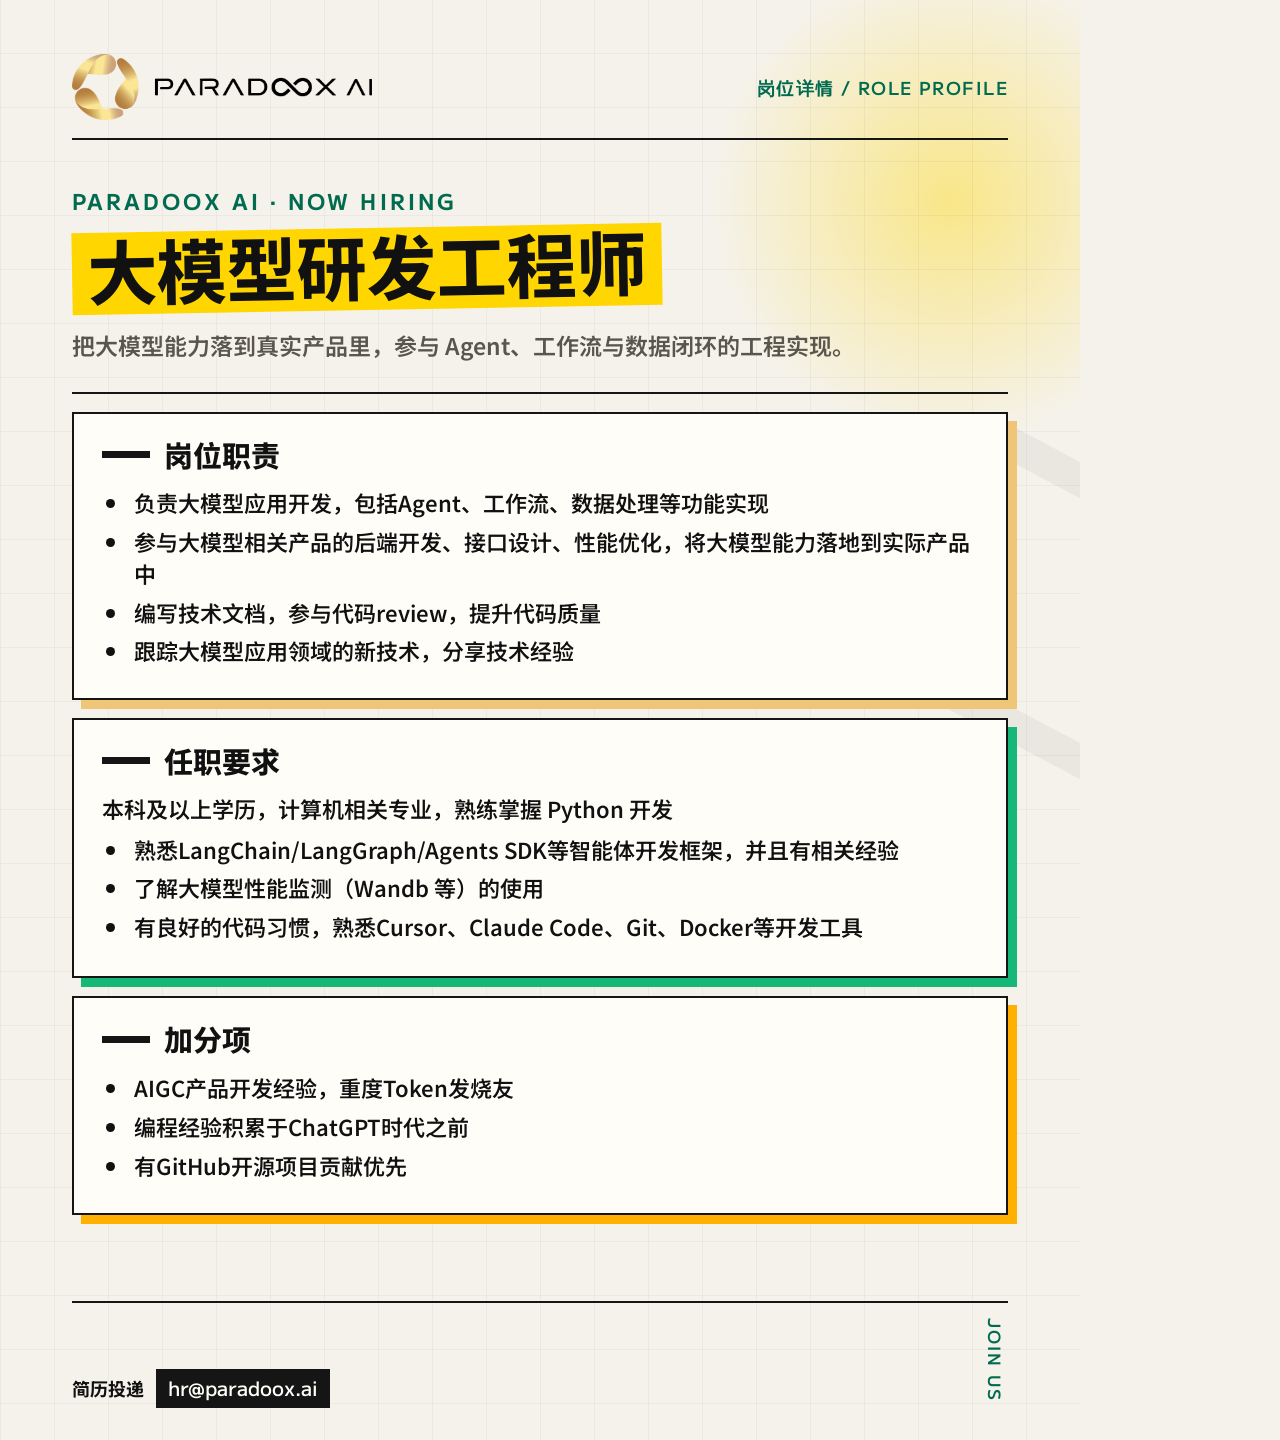
<file: llm-engineer.html>
<!doctype html><html lang="zh-CN"><head><meta charset="utf-8"><style>
@font-face{font-family:Noto;src:url('assets/NotoSansSC-VariableFont_wght.ttf')}@font-face{font-family:MPlus;src:url('assets/MPLUS1-VariableFont_wght.ttf')}*{box-sizing:border-box}html,body{margin:0;width:1080px;height:1440px}body{font-family:Noto,'PingFang SC',sans-serif;color:#111;background:#f5f2eb}.page{position:relative;width:1080px;height:1440px;overflow:hidden;padding:54px 72px 48px;background:linear-gradient(90deg,rgba(18,18,18,.045) 1px,transparent 1px) 0 0/54px 54px,linear-gradient(0deg,rgba(18,18,18,.045) 1px,transparent 1px) 0 0/54px 54px,radial-gradient(circle at 88% 14%,rgba(255,214,0,.42),transparent 240px),#f5f2eb}.top{display:flex;align-items:center;justify-content:space-between;border-bottom:2px solid #151515;padding-bottom:18px}.logo{width:300px;height:auto}.label{font:600 18px MPlus;letter-spacing:.08em;color:#006b4f}.kicker{margin-top:44px;font:700 22px MPlus;color:#006b4f;letter-spacing:.14em}.title{margin:12px 0 0;font-size:70px;line-height:1.05;font-weight:780}.title span{background:#ffd600;padding:0 15px 8px;display:inline-block;transform:rotate(-1deg)}.intro{margin:18px 0 0;font-size:23px;font-weight:600;color:#59564d}.rule{width:100%;height:2px;background:#151515;margin:30px 0 18px}.section{position:relative;margin-top:18px;background:#fffdf7;border:2px solid #151515;padding:24px 28px 25px;box-shadow:9px 9px 0 #efc578}.section:nth-of-type(2){box-shadow:9px 9px 0 #15b876}.section:nth-of-type(3){box-shadow:9px 9px 0 #ffb000}.section h2{display:flex;align-items:center;gap:14px;margin:0 0 15px;font-size:29px;line-height:1.15;font-weight:800}.section h2:before{content:"";display:block;width:48px;height:7px;background:#151515}.section ul{margin:0;padding-left:28px;font-size:22px;line-height:1.48;font-weight:560}.section li{padding-left:4px;margin:6px 0}.section.requirements{padding-bottom:28px}.section.requirements p{margin:0 0 8px;font-size:22px;line-height:1.48;font-weight:560}.section.requirements ul{margin-top:0}.section.bonus ul{line-height:1.5}.footer{position:absolute;left:72px;right:72px;bottom:38px;border-top:2px solid #151515;padding-top:15px;display:flex;justify-content:space-between;align-items:flex-end}.footer .apply{font-size:18px;font-weight:700}.footer .email{font:500 20px MPlus;background:#151515;color:#fffdf7;padding:4px 12px 6px;margin-left:8px}.footer .vertical{font:600 17px MPlus;writing-mode:vertical-rl;letter-spacing:.12em;color:#006b4f}.corner{position:absolute;right:-120px;top:470px;width:280px;height:280px;border:32px solid #151515;transform:rotate(28deg);opacity:.05}
</style></head><body><main class="page"><div class="corner"></div><header class="top"><img class="logo" src="assets/paradoox-logo-transparent.png"><div class="label">岗位详情 / ROLE PROFILE</div></header><div class="kicker">PARADOOX AI · NOW HIRING</div><h1 class="title"><span>大模型研发工程师</span></h1><p class="intro">把大模型能力落到真实产品里，参与 Agent、工作流与数据闭环的工程实现。</p><div class="rule"></div><section class="section"><h2>岗位职责</h2><ul><li>负责大模型应用开发，包括Agent、工作流、数据处理等功能实现</li><li>参与大模型相关产品的后端开发、接口设计、性能优化，将大模型能力落地到实际产品中</li><li>编写技术文档，参与代码review，提升代码质量</li><li>跟踪大模型应用领域的新技术，分享技术经验</li></ul></section><section class="section requirements"><h2>任职要求</h2><p>本科及以上学历，计算机相关专业，熟练掌握 Python 开发</p><ul><li>熟悉LangChain/LangGraph/Agents SDK等智能体开发框架，并且有相关经验</li><li>了解大模型性能监测（Wandb 等）的使用</li><li>有良好的代码习惯，熟悉Cursor、Claude Code、Git、Docker等开发工具</li></ul></section><section class="section bonus"><h2>加分项</h2><ul><li>AIGC产品开发经验，重度Token发烧友</li><li>编程经验积累于ChatGPT时代之前</li><li>有GitHub开源项目贡献优先</li></ul></section><footer class="footer"><div class="apply">简历投递 <span class="email">hr@paradoox.ai</span></div><div class="vertical">JOIN US</div></footer></main></body></html>
</file>
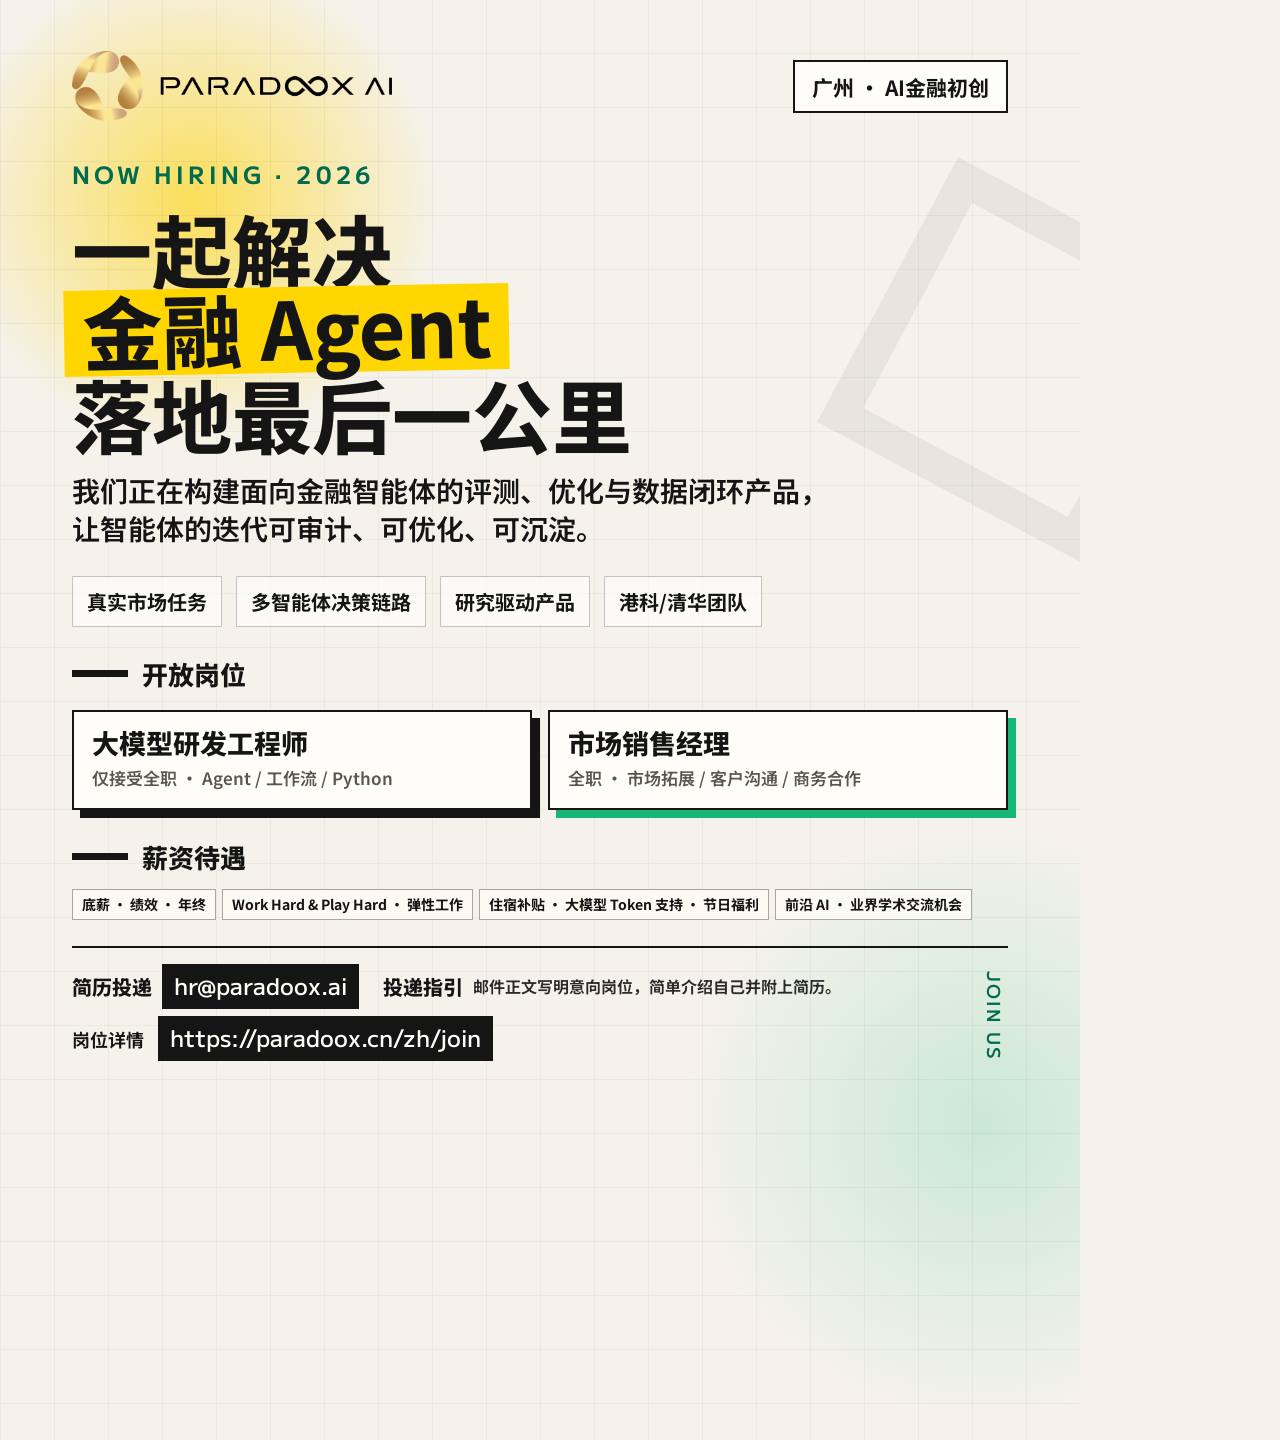
<file: recruit-overview.html>
<!doctype html>
<html lang="zh-CN">
<head>
<meta charset="utf-8"><style>
@font-face{font-family:Noto;src:url('assets/NotoSansSC-VariableFont_wght.ttf')}@font-face{font-family:MPlus;src:url('assets/MPLUS1-VariableFont_wght.ttf')}
*{box-sizing:border-box}html,body{margin:0;width:1080px;height:1440px}body{font-family:Noto,'PingFang SC',sans-serif;color:#151515;background:#f5f2eb}
.poster{position:relative;width:1080px;height:1440px;overflow:hidden;padding:54px 72px 26px;background:linear-gradient(90deg,rgba(18,18,18,.045) 1px,transparent 1px) 0 0/54px 54px,linear-gradient(0deg,rgba(18,18,18,.045) 1px,transparent 1px) 0 0/54px 54px,radial-gradient(circle at 18% 14%,rgba(255,210,0,.62),transparent 245px),radial-gradient(circle at 91% 78%,rgba(8,188,119,.18),transparent 300px),#f5f2eb}
.top{display:flex;align-items:center;justify-content:space-between;gap:32px}.brand{display:flex;align-items:center;width:320px;height:64px}.brand img{width:320px;height:auto;object-fit:contain}.tag{border:2px solid #151515;padding:10px 17px 9px;font-size:21px;font-weight:700;background:#fffdf7}.eyebrow{margin-top:38px;font:700 24px MPlus,Noto;letter-spacing:.16em;color:#006b4f;text-transform:uppercase}h1{margin:18px 0 0;font-size:80px;line-height:.98;letter-spacing:0;font-weight:780}.highlight{display:inline-block;background:#ffd600;padding:0 18px 8px;transform:rotate(-1deg);margin-left:-8px}.subtitle{margin-top:20px;width:780px;font-size:28px;line-height:1.35;font-weight:600}.proof{display:flex;gap:14px;flex-wrap:wrap;margin-top:18px}.proof span{border:1.5px solid rgba(21,21,21,.24);background:rgba(255,255,255,.62);padding:10px 14px;font-size:20px;font-weight:700}.section-title{margin-top:28px;display:flex;align-items:center;gap:14px;font-size:26px;font-weight:800}.section-title:before{content:"";display:block;width:56px;height:7px;background:#151515}.jobs{margin-top:18px;display:grid;grid-template-columns:1fr 1fr;gap:16px}.job{min-height:100px;padding:15px 18px;background:#fffdf7;border:2px solid #151515;box-shadow:8px 8px 0 #151515}.job:nth-child(2){box-shadow:8px 8px 0 #15b876}.job .role{font-size:27px;line-height:1.2;font-weight:800}.job .meta{margin-top:8px;font-size:17px;line-height:1.3;font-weight:600;color:#59564d}.benefits{margin-top:10px;padding:0 0 8px}.benefit-tag{display:inline-block;margin:4px 6px 4px 0;padding:6px 9px 7px;background:rgba(255,253,247,.82);border:1.5px solid rgba(21,21,21,.36);font-size:14px;line-height:1.18;font-weight:700}.benefits-head{display:inline-block;margin-right:10px;font-size:20px;font-weight:800;color:#006b4f}.footer{position:relative;z-index:1;margin-top:14px;display:grid;grid-template-columns:1fr auto;align-items:end;gap:40px;border-top:2px solid #151515;padding-top:16px}.apply{font-size:20px;line-height:1.3;font-weight:800}.apply-grid{display:grid;grid-template-columns:auto 1fr;align-items:center;column-gap:24px;row-gap:6px;max-width:810px}.apply-row{display:flex;align-items:center;gap:10px;min-width:0}.apply-label{white-space:nowrap}.apply-email,.url-link{display:inline-block;font:500 23px MPlus,Noto;background:#151515;color:#fffdf7;padding:4px 12px 7px;white-space:nowrap}.apply-guide{font-size:16px;line-height:1.35;font-weight:650;color:#2a2a2a}.url-row{margin-top:7px;display:flex;align-items:center;gap:14px;font-size:18px;font-weight:650}.date{font:600 18px MPlus;writing-mode:vertical-rl;letter-spacing:.12em;color:#006b4f}.corner{position:absolute;right:-90px;top:210px;width:300px;height:300px;border:34px solid #151515;transform:rotate(28deg);opacity:.06}
</style></head><body><main class="poster"><div class="corner"></div><header class="top"><div class="brand"><img src="assets/paradoox-logo-transparent.png"></div><div class="tag">广州 · AI金融初创</div></header><div class="eyebrow">Now Hiring · 2026</div><h1>一起解决<br><span class="highlight">金融 Agent</span><br>落地最后一公里</h1><p class="subtitle">我们正在构建面向金融智能体的评测、优化与数据闭环产品，让智能体的迭代可审计、可优化、可沉淀。</p><div class="proof"><span>真实市场任务</span><span>多智能体决策链路</span><span>研究驱动产品</span><span>港科/清华团队</span></div><div class="section-title">开放岗位</div><section class="jobs"><article class="job"><div class="role">大模型研发工程师</div><div class="meta">仅接受全职 · Agent / 工作流 / Python</div></article><article class="job"><div class="role">市场销售经理</div><div class="meta">全职 · 市场拓展 / 客户沟通 / 商务合作</div></article></section><div class="section-title">薪资待遇</div><section class="benefits"><span class="benefit-tag">底薪 · 绩效 · 年终</span><span class="benefit-tag">Work Hard &amp; Play Hard · 弹性工作</span><span class="benefit-tag">住宿补贴 · 大模型 Token 支持 · 节日福利</span><span class="benefit-tag">前沿 AI · 业界学术交流机会</span></section><footer class="footer"><div><div class="apply"><div class="apply-grid"><div class="apply-row"><span class="apply-label">简历投递</span><span class="apply-email">hr@paradoox.ai</span></div><div class="apply-row"><span class="apply-label">投递指引</span><span class="apply-guide">邮件正文写明意向岗位，简单介绍自己并附上简历。</span></div></div></div><div class="url-row"><span class="apply-label">岗位详情</span><span class="url-link">https://paradoox.cn/zh/join</span></div></div><div class="date">JOIN US</div></footer></main></body></html>
</file>
